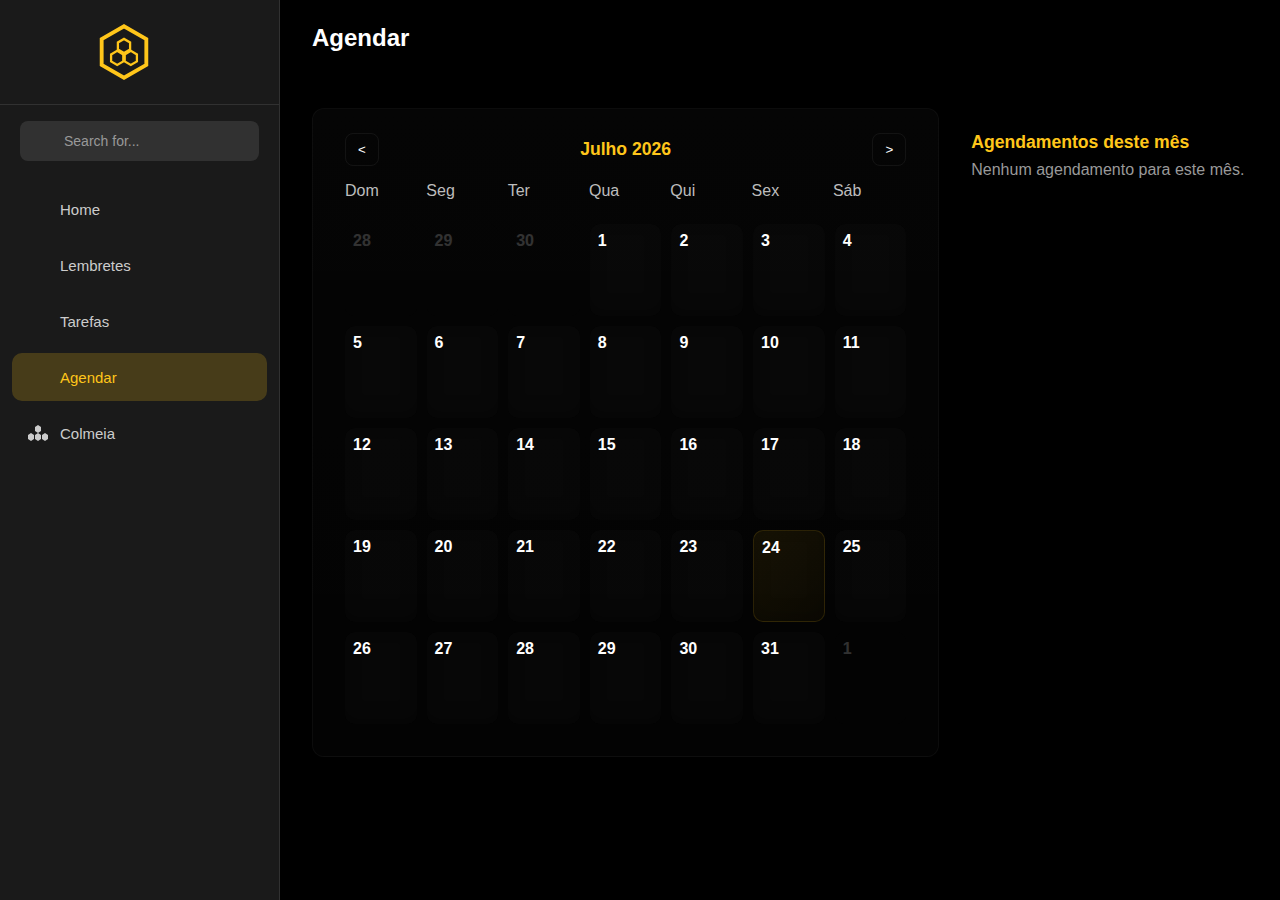
<file: agendar.html>
<!DOCTYPE html>
<html lang="en">
<head>
    <meta charset="UTF-8">
    <meta name="viewport" content="width=device-width, initial-scale=1.0">
    <title>Agendar</title>
    <link rel="stylesheet" href="https://cdnjs.cloudflare.com/ajax/libs/font-awesome/6.5.1/css/all.min.css"
        integrity="sha512-DTOQO9RWCH3ppGqcWaEA1BIZOC6xxalwEsw9c2QQeAIftl+Vegovlnee1c9QX4TctnWMn13TZye+giMm8e2LwA=="
        crossorigin="anonymous" referrerpolicy="no-referrer">
    <link rel="stylesheet" href="agendar.css">
</head>
<body>
    <div class="dashboard-container">
        <!-- Sidebar -->
        <aside class="sidebar" id="sidebar">
            <div class="sidebar-header">
                <div class="logo-container">
                    <div class="logo-icon">
                        <img src="IMG/logo.svg" alt="pollen-logo">
                    </div>

                </div>
                <button class="toggle-btn" id="toggleBtn">
                    <i class="fas fa-chevron-left"></i>
                </button>
            </div>

            <div class="search-container">
                <i class="fas fa-search search-icon"></i>
                <input type="text" class="search-input" placeholder="Search for...">
            </div>

            <nav class="sidebar-nav">
                <a href="home.html" class="nav-item active">
                    <i class="fas fa-home nav-icon"></i>
                    <span class="nav-text">Home</span>
                </a>
                <a href="lembrete.html" class="nav-item">
                    <i class="fas fa-sticky-note nav-icon"></i>
                    <span class="nav-text">Lembretes</span>
                </a>
                <a href="tarefas.html" class="nav-item">
                    <i class="fas fa-tasks nav-icon"></i>
                    <span class="nav-text">Tarefas</span>
                </a>
                <a href="agendar.html" class="nav-item">
                    <i class="fas fa-calendar nav-icon"></i>
                    <span class="nav-text">Agendar</span>
                </a>
                <a href="colmeia.html" class="nav-item dropdown-item">
                    <div class="nav-icon-container">
                        <svg class="nav-icon pollen-icon" viewBox="0 0 100 100" xmlns="http://www.w3.org/2000/svg">
                            <path d="M50 10 L65 20 L65 40 L50 50 L35 40 L35 20 Z" fill="currentColor" />
                            <path d="M50 50 L65 60 L65 80 L50 90 L35 80 L35 60 Z" fill="currentColor" />
                            <path d="M15 50 L30 60 L30 80 L15 90 L0 80 L0 60 Z" fill="currentColor" />
                            <path d="M85 50 L100 60 L100 80 L85 90 L70 80 L70 60 Z" fill="currentColor" />
                        </svg>
                    </div>
                    <span class="nav-text">Colmeia</span>
                    <i class="fas fa-chevron-down dropdown-arrow"></i>
                </a>
            </nav>
        </aside>
            <!-- Main content (Calendário) -->
            <main class="main-content">
                <header class="main-header">
                    <h1>Agendar</h1>
                </header>

                <section class="calendar-area">
                    <div class="calendar" id="calendar">
                        <div class="calendar-header">
                            <button id="prevMonth" class="month-btn">&lt;</button>
                            <div class="month-year" id="monthYear"></div>
                            <button id="nextMonth" class="month-btn">&gt;</button>
                        </div>
                        <div class="weekdays">
                            <div>Dom</div>
                            <div>Seg</div>
                            <div>Ter</div>
                            <div>Qua</div>
                            <div>Qui</div>
                            <div>Sex</div>
                            <div>Sáb</div>
                        </div>
                        <div class="calendar-grid" id="calendarGrid"></div>
                    </div>
                    <!-- Lista de agendamentos para o mês atual -->
                    <div id="eventsList" class="events-list"></div>
                </section>

                <!-- Modal para adicionar/agendar evento -->
                <div class="modal-overlay" id="modalOverlay" aria-hidden="true">
                    <div class="modal" role="dialog" aria-modal="true" aria-labelledby="modalTitle">
                        <h2 id="modalTitle">Adicionar agendamento</h2>
                        <form id="eventForm">
                            <input type="hidden" id="eventDate" />
                            <label>Título</label>
                            <input type="text" id="eventTitle" placeholder="Ex: Consulta" required />
                            <label>Descrição</label>
                            <textarea id="eventBody" placeholder="Detalhes..." rows="4"></textarea>
                            <div class="modal-actions">
                                <button type="button" id="deleteEvent" class="btn secondary">Excluir</button>
                                <div>
                                    <button type="button" id="cancelBtn" class="btn ghost">Cancelar</button>
                                    <button type="submit" class="btn primary">Salvar</button>
                                </div>
                            </div>
                        </form>
                    </div>
                </div>
            </main>
        </div>

        <script src="slidebar.js"></script>
        <script src="calendario-agendar.js"></script>
</body>
</html>
</file>
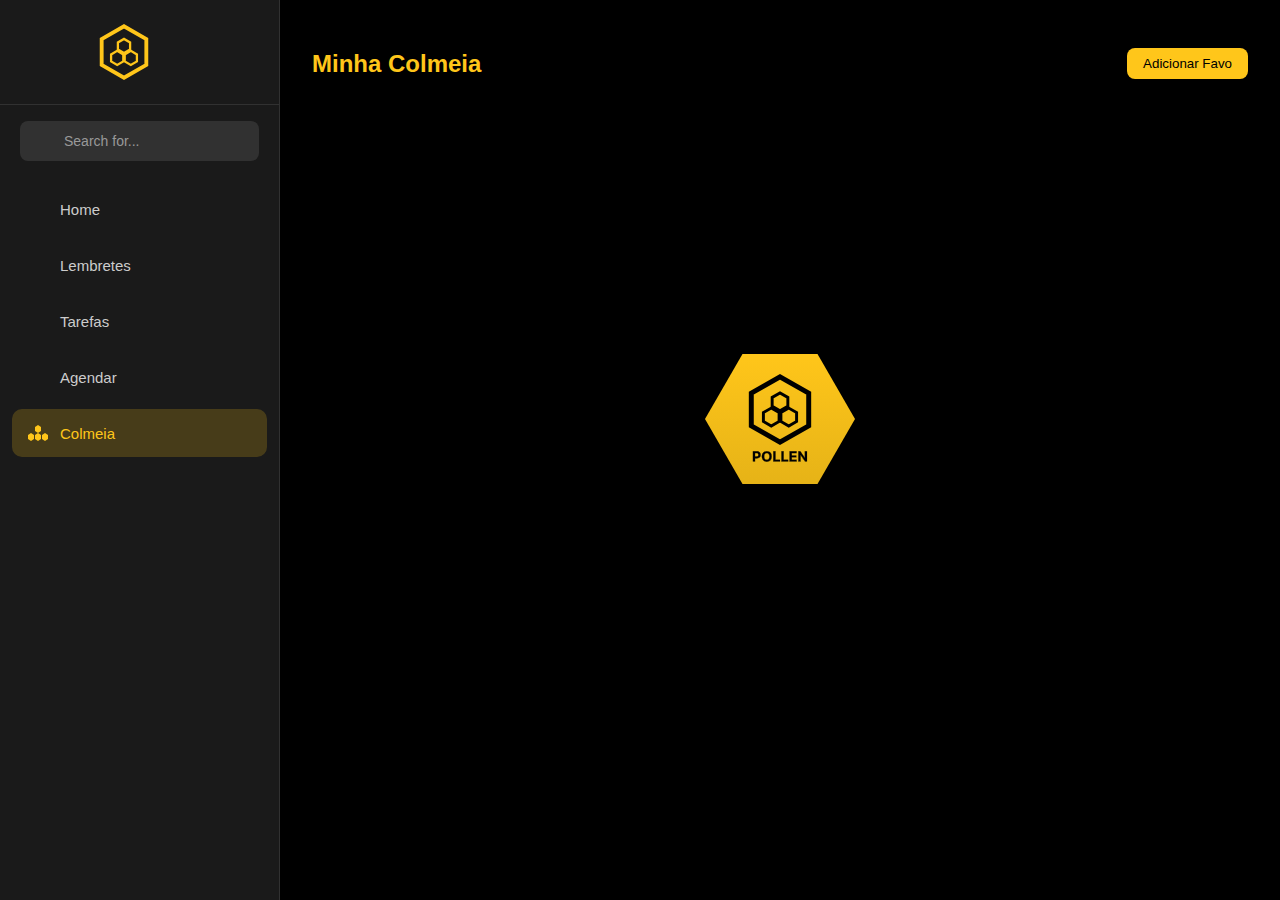
<file: colmeia.html>
<!DOCTYPE html>
<html lang="en">

<head>
    <meta charset="UTF-8">
    <meta name="viewport" content="width=device-width, initial-scale=1.0">
    <title>Colmeia</title>
    <link rel="stylesheet" href="https://cdnjs.cloudflare.com/ajax/libs/font-awesome/6.5.1/css/all.min.css"
        integrity="sha512-DTOQO9RWCH3ppGqcWaEA1BIZOC6xxalwEsw9c2QQeAIftl+Vegovlnee1c9QX4TctnWMn13TZye+giMm8e2LwA=="
        crossorigin="anonymous" referrerpolicy="no-referrer">
    <link rel="stylesheet" href="colmeia.css">
</head>

<body>
    <div class="dashboard-container">
        <!-- Sidebar -->
        <aside class="sidebar" id="sidebar">
            <div class="sidebar-header">
                <div class="logo-container">
                    <div class="logo-icon">
                        <img src="IMG/logo.svg" alt="pollen-logo">
                    </div>

                </div>
                <button class="toggle-btn" id="toggleBtn">
                    <i class="fas fa-chevron-left"></i>
                </button>
            </div>

            <div class="search-container">
                <i class="fas fa-search search-icon"></i>
                <input type="text" class="search-input" placeholder="Search for...">
            </div>

            <nav class="sidebar-nav">
                <a href="#" class="nav-item active">
                    <i class="fas fa-home nav-icon"></i>
                    <span class="nav-text">Home</span>
                </a>
                <a href="lembrete.html" class="nav-item">
                    <i class="fas fa-sticky-note nav-icon"></i>
                    <span class="nav-text">Lembretes</span>
                </a>
                <a href="tarefas.html" class="nav-item">
                    <i class="fas fa-tasks nav-icon"></i>
                    <span class="nav-text">Tarefas</span>
                </a>
                <a href="agendar.html" class="nav-item">
                    <i class="fas fa-calendar nav-icon"></i>
                    <span class="nav-text">Agendar</span>
                </a>
                <a href="colmeia.html" class="nav-item dropdown-item">
                    <div class="nav-icon-container">
                        <svg class="nav-icon pollen-icon" viewBox="0 0 100 100" xmlns="http://www.w3.org/2000/svg">
                            <path d="M50 10 L65 20 L65 40 L50 50 L35 40 L35 20 Z" fill="currentColor" />
                            <path d="M50 50 L65 60 L65 80 L50 90 L35 80 L35 60 Z" fill="currentColor" />
                            <path d="M15 50 L30 60 L30 80 L15 90 L0 80 L0 60 Z" fill="currentColor" />
                            <path d="M85 50 L100 60 L100 80 L85 90 L70 80 L70 60 Z" fill="currentColor" />
                        </svg>
                    </div>
                    <span class="nav-text">Colmeia</span>
                    <i class="fas fa-chevron-down dropdown-arrow"></i>
                </a>
            </nav>
        </aside>
        <main class="main-content">
            <!-- Hive Section -->
            <section class="hive-area">
                <div class="hive-header">
                    <h2>Minha Colmeia</h2>
                    <div class="hive-actions">
                        <button id="addFavoBtn" class="btn add-favo">Adicionar Favo</button>
                    </div>
                </div>

                <!-- favo central decorativo (sempre visível, não faz parte dos favos salvo) -->
                <div class="hive-canvas">
                    <div class="hive-center" aria-hidden="true">
                        <div class="favo center">
                            <img src="IMG/colmeia-logo.svg" alt="logo" />
                        </div>
                    </div>

                    <div id="hiveGrid" class="hive-grid" aria-live="polite">
                        <!-- Favos do usuário serão renderizados aqui pelo JS -->
                    </div>
                </div>
            </section>

            <!-- Modal para adicionar Favo -->
            <div id="favoModal" class="modal-overlay" aria-hidden="true">
                <div class="modal" role="dialog" aria-modal="true" aria-labelledby="favoModalTitle">
                    <h3 id="favoModalTitle">Adicionar Favo</h3>
                    <form id="favoForm">
                        <label for="favoTitle">Título</label>
                        <input id="favoTitle" name="title" type="text" maxlength="100" required />

                        <label for="favoBody">Corpo</label>
                        <textarea id="favoBody" name="body" rows="4" maxlength="1000"></textarea>

                        <div class="modal-actions">
                            <button type="button" id="cancelFavo" class="btn ghost">Cancelar</button>
                            <button type="submit" class="btn primary">Adicionar</button>
                        </div>
                    </form>
                </div>
            </div>

            <!-- Modal de visualização do favo -->
            <div id="favoViewModal" class="modal-overlay" aria-hidden="true">
                <div class="modal" role="dialog" aria-modal="true" aria-labelledby="favoViewTitle">
                    <h3 id="favoViewTitle">Título do Favo</h3>
                    <div id="favoViewBody" class="favo-body" style="margin-top:0.5rem;color:#ddd;"></div>
                    <div class="modal-actions" style="margin-top:1rem;">
                        <button type="button" id="closeViewBtn" class="btn ghost">Fechar</button>
                        <button type="button" id="editViewBtn" class="btn">Editar</button>
                        <button type="button" id="deleteViewBtn" class="btn"
                            style="background:#ff6b6b;color:#fff;border:none;">Excluir</button>
                    </div>
                </div>
            </div>
        </main>
    </div>
    <script src="slidebar.js"></script>
    <script src="colmeia.js"></script>
</body>

</html>
</file>
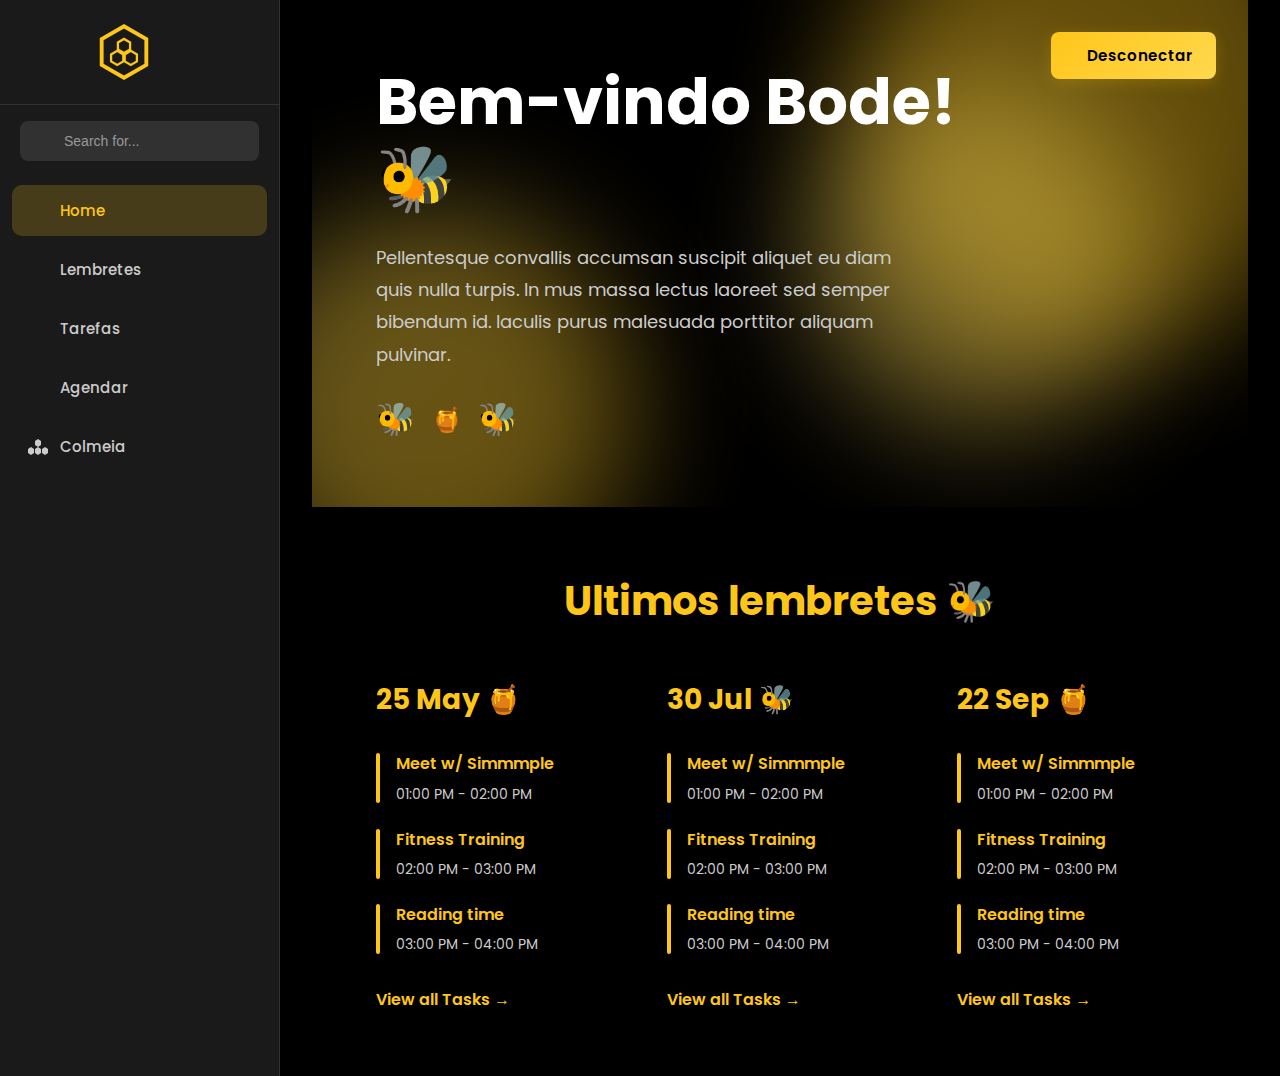
<file: home.html>
<!DOCTYPE html>
<html lang="pt-BR">
<head>
    <meta charset="UTF-8">
    <meta name="viewport" content="width=device-width, initial-scale=1.0">
    <title>Dashboard - POLLEN</title>
    <link rel="stylesheet" href="home.css">
    <link rel="stylesheet" href="https://cdnjs.cloudflare.com/ajax/libs/font-awesome/6.5.1/css/all.min.css"
    integrity="sha512-DTOQO9RWCH3ppGqcWaEA1BIZOC6xxalwEsw9c2QQeAIftl+Vegovlnee1c9QX4TctnWMn13TZye+giMm8e2LwA=="
    crossorigin="anonymous"
    referrerpolicy="no-referrer">
    <link rel="preconnect" href="https://fonts.googleapis.com" />
    <link rel="preconnect" href="https://fonts.gstatic.com" crossorigin />
    <link
      href="https://fonts.googleapis.com/css2?family=Poppins:wght@400;500;600;700&display=swap"
      rel="stylesheet"
    />
</head>
<body>
    <div class="dashboard-container">
        <!-- Sidebar -->
        <aside class="sidebar" id="sidebar">
            <div class="sidebar-header">
                <div class="logo-container">
                    <div class="logo-icon">
                        <img src="IMG/logo.svg" alt="pollen-logo">
                    </div>
                   
                </div>
                <button class="toggle-btn" id="toggleBtn">
                    <i class="fas fa-chevron-left"></i>
                </button>
            </div>

            <div class="search-container">
                <i class="fas fa-search search-icon"></i>
                <input type="text" class="search-input" placeholder="Search for...">
            </div>

            <nav class="sidebar-nav">
                <a href="#" class="nav-item active">
                    <i class="fas fa-home nav-icon"></i>
                    <span class="nav-text">Home</span>
                </a>
                <a href="lembrete.html" class="nav-item">
                    <i class="fas fa-sticky-note nav-icon"></i>
                    <span class="nav-text">Lembretes</span>
                </a>
                <a href="tarefas.html" class="nav-item">
                    <i class="fas fa-tasks nav-icon"></i>
                    <span class="nav-text">Tarefas</span>
                </a>
                <a href="agendar.html" class="nav-item">
                    <i class="fas fa-calendar nav-icon"></i>
                    <span class="nav-text">Agendar</span>
                </a>
                <a href="colmeia.html" class="nav-item dropdown-item">
                    <div class="nav-icon-container">
                        <svg class="nav-icon pollen-icon" viewBox="0 0 100 100" xmlns="http://www.w3.org/2000/svg">
                            <path d="M50 10 L65 20 L65 40 L50 50 L35 40 L35 20 Z" fill="currentColor"/>
                            <path d="M50 50 L65 60 L65 80 L50 90 L35 80 L35 60 Z" fill="currentColor"/>
                            <path d="M15 50 L30 60 L30 80 L15 90 L0 80 L0 60 Z" fill="currentColor"/>
                            <path d="M85 50 L100 60 L100 80 L85 90 L70 80 L70 60 Z" fill="currentColor"/>
                        </svg>
                    </div>
                    <span class="nav-text">Colmeia</span>
                    <i class="fas fa-chevron-down dropdown-arrow"></i>
                </a>
            </nav>
        </aside>

        <!-- Carrosel -->
        <main class="main-content" id="mainContent">
            <div class="welcome-section">
                <!-- Botão de Desconexão Flutuante -->
                <button class="logout-btn" onclick="desconectar()">
                    <i class="fas fa-sign-out-alt"></i>
                    Desconectar
                </button>

                <!-- Formas animadas de fundo -->
                <div class="animated-shapes">
                    <div class="shape shape-1"></div>
                    <div class="shape shape-2"></div>
                    <div class="shape shape-3"></div>
                </div>
                
                <!-- Conteúdo -->
                <div class="welcome-content">
                    <h1 class="welcome-title">Bem-vindo <span id="userName">Bode</span>! 🐝</h1>
                    <p class="welcome-text">
                        Pellentesque convallis accumsan suscipit aliquet eu diam quis nulla turpis. 
                        In mus massa lectus laoreet sed semper bibendum id. laculis purus malesuada 
                        porttitor aliquam pulvinar.
                    </p>
                    <div class="welcome-icons">
                        <span style="font-size: 2rem; margin-right: 1rem; animation: float 3s ease-in-out infinite;">🐝</span>
                        <span style="font-size: 1.5rem; margin-right: 1rem; animation: float 3.5s ease-in-out infinite; animation-delay: 0.5s;">🍯</span>
                        <span style="font-size: 2rem; animation: float 4s ease-in-out infinite; animation-delay: 1s;">🐝</span>
                    </div>
                </div>
            </div>

           

            <!-- Últimos Lembretes -->
            <div class="reminders-section">
                <h2 class="reminders-title">Ultimos lembretes 🐝</h2>
                <div class="reminders-container">
                    <!-- Coluna 1 -->
                    <div class="reminders-column">
                        <div class="reminders-date">25 May 🍯</div>
                        <div class="reminders-list">
                            <div class="reminder-item">
                                <div class="reminder-line"></div>
                                <div class="reminder-content">
                                    <div class="reminder-name">Meet w/ Simmmple</div>
                                    <div class="reminder-time">01:00 PM - 02:00 PM</div>
                                </div>
                            </div>
                            <div class="reminder-item">
                                <div class="reminder-line"></div>
                                <div class="reminder-content">
                                    <div class="reminder-name">Fitness Training</div>
                                    <div class="reminder-time">02:00 PM - 03:00 PM</div>
                                </div>
                            </div>
                            <div class="reminder-item">
                                <div class="reminder-line"></div>
                                <div class="reminder-content">
                                    <div class="reminder-name">Reading time</div>
                                    <div class="reminder-time">03:00 PM - 04:00 PM</div>
                                </div>
                            </div>
                        </div>
                        <a href="#" class="view-all-link">View all Tasks →</a>
                    </div>

                    <!-- Coluna 2 -->
                    <div class="reminders-column">
                        <div class="reminders-date">30 Jul 🐝</div>
                        <div class="reminders-list">
                            <div class="reminder-item">
                                <div class="reminder-line"></div>
                                <div class="reminder-content">
                                    <div class="reminder-name">Meet w/ Simmmple</div>
                                    <div class="reminder-time">01:00 PM - 02:00 PM</div>
                                </div>
                            </div>
                            <div class="reminder-item">
                                <div class="reminder-line"></div>
                                <div class="reminder-content">
                                    <div class="reminder-name">Fitness Training</div>
                                    <div class="reminder-time">02:00 PM - 03:00 PM</div>
                                </div>
                            </div>
                            <div class="reminder-item">
                                <div class="reminder-line"></div>
                                <div class="reminder-content">
                                    <div class="reminder-name">Reading time</div>
                                    <div class="reminder-time">03:00 PM - 04:00 PM</div>
                                </div>
                            </div>
                        </div>
                        <a href="#" class="view-all-link">View all Tasks →</a>
                    </div>

                    <!-- Coluna 3 -->
                    <div class="reminders-column">
                        <div class="reminders-date">22 Sep 🍯</div>
                        <div class="reminders-list">
                            <div class="reminder-item">
                                <div class="reminder-line"></div>
                                <div class="reminder-content">
                                    <div class="reminder-name">Meet w/ Simmmple</div>
                                    <div class="reminder-time">01:00 PM - 02:00 PM</div>
                                </div>
                            </div>
                            <div class="reminder-item">
                                <div class="reminder-line"></div>
                                <div class="reminder-content">
                                    <div class="reminder-name">Fitness Training</div>
                                    <div class="reminder-time">02:00 PM - 03:00 PM</div>
                                </div>
                            </div>
                            <div class="reminder-item">
                                <div class="reminder-line"></div>
                                <div class="reminder-content">
                                    <div class="reminder-name">Reading time</div>
                                    <div class="reminder-time">03:00 PM - 04:00 PM</div>
                                </div>
                            </div>
                        </div>
                        <a href="#" class="view-all-link">View all Tasks →</a>
                    </div>
                </div>
            </div>
        </main>
    </div>

</script>
        <script src="slidebar.js"></script>
        <script>
            function desconectar() {
                // Limpar dados do localStorage
                localStorage.removeItem('pollen_user_name');
                localStorage.removeItem('pollen_user_email');
                localStorage.removeItem('pollen_user_id');
                
                // Redirecionar para index.html
                window.location.href = 'index.html';
            }

            (function() {
                try {
                    const nome = localStorage.getItem('pollen_user_name');
                    if (nome) {
                        const el = document.getElementById('userName');
                        if (el) el.textContent = nome;
                    }
                } catch (e) {
                    console.warn('Erro ao recuperar nome do localStorage:', e);
                }
            })();
        </script>
</body>
</html>
</file>
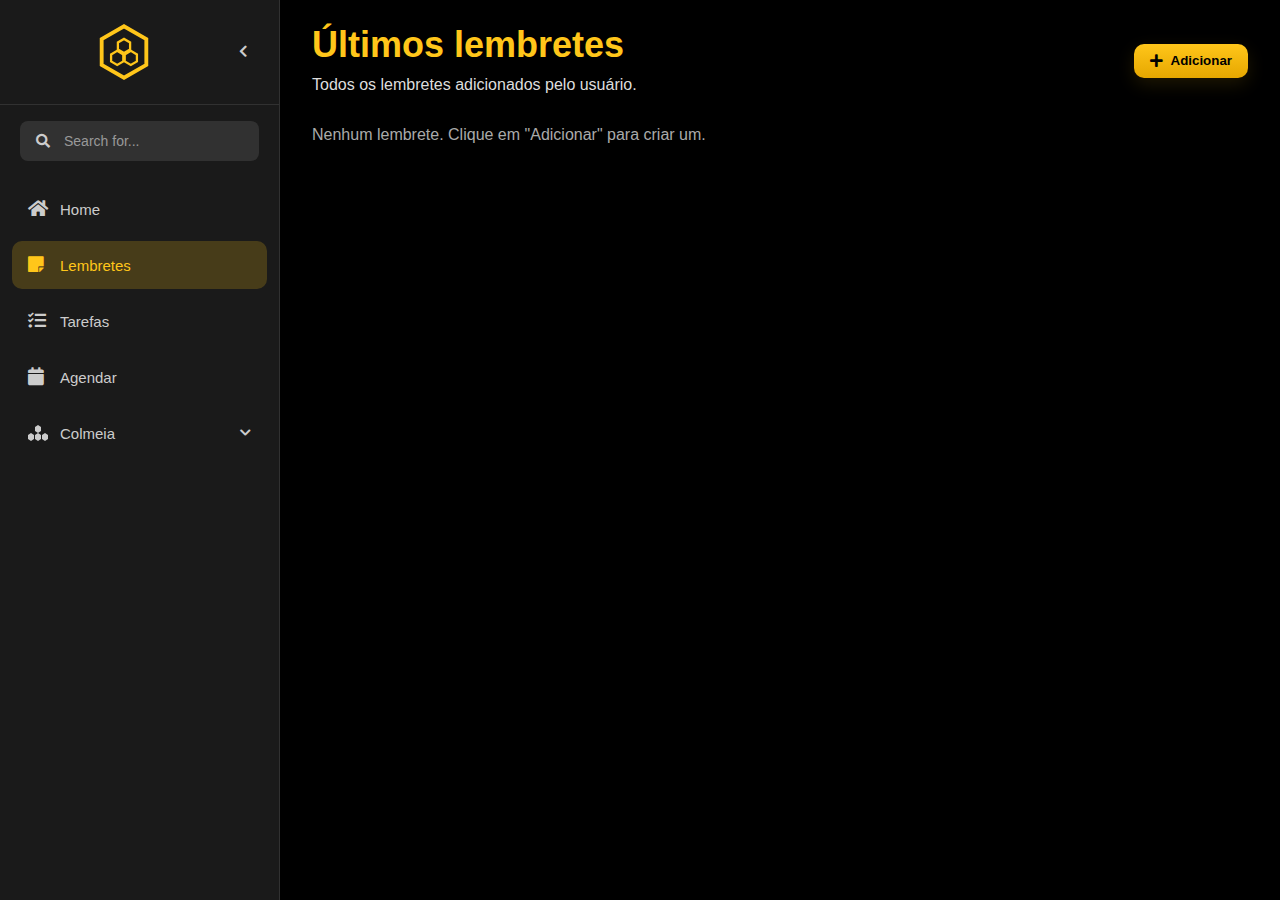
<file: lembrete.html>
<!DOCTYPE html>
<html lang="en">

<head>
    <meta charset="UTF-8">
    <meta name="viewport" content="width=device-width, initial-scale=1.0">
    <title>Lembretes</title>
    <link rel="stylesheet" href="lembrete.css">
    <link rel="stylesheet" href="https://cdnjs.cloudflare.com/ajax/libs/font-awesome/5.15.3/css/all.min.css">
</head>

<body>
    <div class="dashboard-container">
        <!-- Sidebar -->
        <aside class="sidebar" id="sidebar">
            <div class="sidebar-header">
                <div class="logo-container">
                    <div class="logo-icon">
                        <img src="IMG/logo.svg" alt="pollen-logo">
                    </div>

                </div>
                <button class="toggle-btn" id="toggleBtn">
                    <i class="fas fa-chevron-left"></i>
                </button>
            </div>

            <div class="search-container">
                <i class="fas fa-search search-icon"></i>
                <input type="text" class="search-input" placeholder="Search for...">
            </div>

            <nav class="sidebar-nav">
                <a href="home.html" class="nav-item active">
                    <i class="fas fa-home nav-icon"></i>
                    <span class="nav-text">Home</span>
                </a>
                <a href="lembrete.html" class="nav-item">
                    <i class="fas fa-sticky-note nav-icon"></i>
                    <span class="nav-text">Lembretes</span>
                </a>
                <a href="tarefas.html" class="nav-item">
                    <i class="fas fa-tasks nav-icon"></i>
                    <span class="nav-text">Tarefas</span>
                </a>
                <a href="agendar.html" class="nav-item">
                    <i class="fas fa-calendar nav-icon"></i>
                    <span class="nav-text">Agendar</span>
                </a>
                <a href="colmeia.html" class="nav-item dropdown-item">
                    <div class="nav-icon-container">
                        <svg class="nav-icon pollen-icon" viewBox="0 0 100 100" xmlns="http://www.w3.org/2000/svg">
                            <path d="M50 10 L65 20 L65 40 L50 50 L35 40 L35 20 Z" fill="currentColor" />
                            <path d="M50 50 L65 60 L65 80 L50 90 L35 80 L35 60 Z" fill="currentColor" />
                            <path d="M15 50 L30 60 L30 80 L15 90 L0 80 L0 60 Z" fill="currentColor" />
                            <path d="M85 50 L100 60 L100 80 L85 90 L70 80 L70 60 Z" fill="currentColor" />
                        </svg>
                    </div>
                    <span class="nav-text">Colmeia</span>
                    <i class="fas fa-chevron-down dropdown-arrow"></i>
                </a>
            </nav>
        </aside>

        <!-- Main Content -->
        <main class="main-content">
            <div class="page-header">
                <div>
                    <h1>Últimos lembretes</h1>
                    <p>Todos os lembretes adicionados pelo usuário.</p>
                </div>
                <div class="header-actions">
                    <button id="addReminderBtn" class="btn-add"><i class="fas fa-plus"></i> Adicionar</button>
                </div>
            </div>

            <section id="remindersSection" class="reminders-section">
                <div id="remindersGrid" class="reminders-grid">
                    <!-- Reminders serão renderizados aqui via JavaScript -->
                </div>
            </section>

            <!-- Modal/Form para adicionar lembrete -->
            <div id="reminderModal" class="modal" aria-hidden="true">
                <div class="modal-content">
                    <header class="modal-header">
                        <h2>Adicionar lembrete</h2>
                        <button id="closeModal" class="modal-close"><i class="fas fa-times"></i></button>
                    </header>
                    <form id="reminderForm" class="reminder-form">
                        <label>Título
                            <input type="text" id="r-titulo" placeholder="Ex: Reunião" required>
                        </label>
                        <label>Corpo
                            <input type="text" id="r-corpo" placeholder="Descrição do lembrete">
                        </label>
                        <!-- O ID do criador é obtido automaticamente do usuário logado -->
                        <label>Data início
                            <input type="date" id="r-dataInicio" required>
                        </label>
                        <label>Data término
                            <input type="date" id="r-dataTermino">
                        </label>
                        <div class="modal-actions">
                            <button type="submit" class="btn-save">Salvar</button>
                            <button type="button" id="cancelBtn" class="btn-cancel">Cancelar</button>
                        </div>
                    </form>
                </div>
            </div>
            
        </main>

        
    </div>
    <script src="server.lembretes.js"></script>
    <script src="slidebar.js"></script>
    <script>
        // Uso da API real (GET/POST/DELETE) definida em server.lembretes.js
        const API_BASE = window.LembretesAPI && window.LembretesAPI.baseUrl ? window.LembretesAPI.baseUrl : 'https://daccf75f6eef.ngrok-free.app/lembretes';

        const LS_KEY = 'pollen_reminders';

        function formatDateKey(dateStr){
            if(!dateStr) return '';
            const d = new Date(dateStr + 'T00:00:00');
            return d.toISOString().slice(0,10);
        }
        function formatDateLabel(dateStr){
            if(!dateStr) return '';
            const d = new Date(dateStr + 'T00:00:00');
            return d.toLocaleDateString('pt-BR', { day: '2-digit', month: 'short' });
        }

        // A lógica de cache/sync foi movida para `server.lembretes.js`.
        // Use as funções expostas em `window.LembretesAPI`:
        // - getAllMerged() -> retorna lista mesclada (servidor + pendentes locais)
        // - createWithFallback(rem) -> tenta criar no servidor; se falhar salva localmente
        // - removeWithFallback(id) -> remove local ou servidor conforme necessário
        // - syncLocalUnsynced() -> tenta enviar pendentes ao servidor

        // Rendering helpers
        function renderList(list){
            const grid = document.getElementById('remindersGrid');
            grid.innerHTML = '';
            if(!list || list.length === 0){ grid.innerHTML = '<p style="color:#aaa;">Nenhum lembrete. Clique em "Adicionar" para criar um.</p>'; return; }

            // Agrupa por dataInicio
            const groups = {};
            list.slice().sort((a,b)=> (a.dataInicio||'').localeCompare(b.dataInicio||'') || (a.titulo||'').localeCompare(b.titulo||'')).forEach(r=>{
                const key = formatDateKey(r.dataInicio || r.dataTermino || '');
                if(!groups[key]) groups[key] = [];
                groups[key].push(r);
            });

            Object.keys(groups).forEach(key => {
                const card = document.createElement('div');
                card.className = 'reminder-card';
                const dateLabel = key ? formatDateLabel(key) : 'Sem data';
                const title = document.createElement('div');
                title.className = 'date-title';
                title.textContent = dateLabel;
                card.appendChild(title);

                groups[key].forEach(item => {
                    const it = document.createElement('div');
                    it.className = 'reminder-item';

                    const time = document.createElement('div');
                    time.className = 'time';
                    time.textContent = (item.dataInicio || '') + (item.dataTermino ? ' → '+item.dataTermino : '');

                    const info = document.createElement('div');
                    const t = document.createElement('div');
                    t.className = 'title';
                    t.textContent = item.titulo || '';
                    const d = document.createElement('div');
                    d.className = 'desc';
                    d.textContent = item.corpo || '';

                    info.appendChild(t);
                    info.appendChild(d);

                    const actions = document.createElement('div');
                    actions.style.marginLeft = 'auto';
                    actions.style.display = 'flex';
                    actions.style.alignItems = 'center';

                    const delBtn = document.createElement('button');
                    delBtn.innerHTML = '<i class="fas fa-trash"></i>';
                    delBtn.title = 'Remover';
                    delBtn.style.background = 'transparent';
                    delBtn.style.border = 'none';
                    delBtn.style.color = '#ff8080';
                    delBtn.style.cursor = 'pointer';
                    delBtn.onclick = async ()=>{
                        const id = item._id || item.id || item._tmpId;
                        if(!id){ alert('Não foi possível remover: id ausente'); return; }
                        try{
                            const ok = await window.LembretesAPI.removeWithFallback(id);
                            if(ok) await renderReminders(); else alert('Erro ao remover lembrete.');
                        }catch(e){ console.error('Erro em removeWithFallback', e); alert('Erro ao remover lembrete.'); }
                    };

                    actions.appendChild(delBtn);

                    it.appendChild(time);
                    it.appendChild(info);
                    it.appendChild(actions);
                    card.appendChild(it);
                });

                grid.appendChild(card);
            });
        }

        // Renderiza a lista usando API centralizada (server.lembretes.js)
        async function renderReminders(){
            try{
                const merged = await window.LembretesAPI.getAllMerged();
                renderList(merged || []);
            }catch(e){
                console.error('Erro ao renderizar lembretes via LembretesAPI:', e);
                // fallback: tenta renderizar cache local se disponível
                try{ const cached = (window.LembretesAPI && window.LembretesAPI.getCached) ? window.LembretesAPI.getCached() : []; renderList(cached); }catch(err){ renderList([]); }
            }
        }

        // Modal controls
        const addBtn = document.getElementById('addReminderBtn');
        const modal = document.getElementById('reminderModal');
        const closeModalBtn = document.getElementById('closeModal');
        const cancelBtn = document.getElementById('cancelBtn');
        const form = document.getElementById('reminderForm');

        addBtn.addEventListener('click', ()=>{
            modal.setAttribute('aria-hidden','false');
            form.reset();
            const hoje = new Date().toISOString().slice(0,10);
            document.getElementById('r-dataInicio').value = hoje;
            document.getElementById('r-dataTermino').value = hoje;
        });
        closeModalBtn.addEventListener('click', ()=> modal.setAttribute('aria-hidden','true'));
        cancelBtn.addEventListener('click', ()=> modal.setAttribute('aria-hidden','true'));

        form.addEventListener('submit', async (e)=>{
            e.preventDefault();
            // Determina o idCriador a partir do usuário logado (localStorage ou função disponível)
            let idCriador = 0;
            try{
                if(typeof window.getCurrentUser === 'function'){
                    const u = window.getCurrentUser();
                    idCriador = Number(u && u.userId) || 0;
                }
            }catch(e){ /* ignore */ }
            if(!idCriador){
                try{ idCriador = Number(localStorage.getItem('pollen_user_id')) || 0; }catch(e){ idCriador = 0; }
            }

            const rem = {
                titulo: document.getElementById('r-titulo').value,
                corpo: document.getElementById('r-corpo').value,
                idCriador: idCriador,
                dataInicio: document.getElementById('r-dataInicio').value,
                dataTermino: document.getElementById('r-dataTermino').value || document.getElementById('r-dataInicio').value
            };

            // Use API centralizada (tenta criar no servidor e faz fallback local automaticamente)
            try{
                const created = await window.LembretesAPI.createWithFallback(rem);
                console.debug('createWithFallback result=', created);
                await renderReminders();
                modal.setAttribute('aria-hidden','true');
            }catch(err){
                console.error('Erro ao criar lembrete via LembretesAPI:', err);
                alert('Erro ao salvar lembrete: '+ (err && err.message ? err.message : err));
            }
        });

        // inicializa
        document.addEventListener('DOMContentLoaded', async ()=>{
            console.debug('DOMContentLoaded: loading reminders and trying sync');
            await renderReminders();
            try{ await window.LembretesAPI.syncLocalUnsynced(); console.debug('syncLocalUnsynced on load finished'); }catch(e){ console.warn('syncLocalUnsynced on load failed', e); }
        });

        // quando o navegador ficar online, tenta sincronizar
        window.addEventListener('online', async ()=>{
            console.debug('navigator online: attempting syncLocalUnsynced');
            try{ await window.LembretesAPI.syncLocalUnsynced(); console.debug('syncLocalUnsynced on online finished'); await renderReminders(); }catch(e){ console.warn('sync on online failed', e); }
        });
    </script>
</body>

</html>
</file>
<file: agendar.css>
* {
    margin: 0;
    padding: 0;
    box-sizing: border-box;
}

body {
    font-family: 'Poppins', sans-serif;
    background: #000000;
    overflow-x: hidden;
    overflow-y: auto;
    color: #ffffff;
}

.dashboard-container {
    display: flex;
    min-height: 100vh;
    width: 100vw;
}

/* Sidebar Styles */
.sidebar {
    width: 280px;
    background: #1a1a1a;
    display: flex;
    flex-direction: column;
    transition: width 0.3s ease;
    box-shadow: 2px 0 10px rgba(0, 0, 0, 0.05);
    position: relative;
    z-index: 1000;
    border-right: 1px solid rgba(255, 255, 255, 0.1);
}

.sidebar.collapsed {
    width: 80px;
}

.sidebar-header {
    display: flex;
    align-items: center;
    justify-content: space-between;
    padding: 1.5rem 1.25rem;
    border-bottom: 1px solid rgba(255, 255, 255, 0.1);
    transition: all 0.3s ease;
    position: relative;
}

.sidebar.collapsed .sidebar-header {
    justify-content: center;
    padding: 1.5rem 0.5rem;
    position: relative;
}

.logo-container {
    display: flex;
    align-items: center;
    justify-content: flex-start;
    gap: 0.75rem;
    flex: 1;
}

.sidebar.collapsed .logo-container {
    justify-content: center;
    width: 100%;
    flex: 0;
}

.logo-icon {
    width: 56px;
    height: 56px;
    color: #FFC61A;
    display: flex;
    align-items: center;
    justify-content: center;
    flex-shrink: 0;
    margin: 0 auto;
}

.sidebar.collapsed .logo-icon {
    width: 48px;
    height: 48px;
}

.logo-icon img {
    width: 100%;
    height: 100%;
    object-fit: contain;
}

.logo-icon svg {
    width: 100%;
    height: 100%;
}

.logo-text {
    font-size: 1.25rem;
    font-weight: 700;
    color: #FFC61A;
    letter-spacing: 0.5px;
    transition: opacity 0.3s ease;
}

.sidebar.collapsed .logo-text {
    opacity: 0;
    width: 0;
    overflow: hidden;
}

.toggle-btn {
    background: none;
    border: none;
    color: #cccccc;
    cursor: pointer;
    padding: 0.5rem;
    border-radius: 6px;
    transition: all 0.3s ease;
    display: flex;
    align-items: center;
    justify-content: center;
    width: 32px;
    height: 32px;
    flex-shrink: 0;
}

.sidebar.collapsed .toggle-btn {
    position: absolute;
    right: -16px;
    top: 1.5rem;
    background: #1a1a1a;
    box-shadow: 0 2px 8px rgba(0, 0, 0, 0.15);
    border: 1px solid rgba(255, 255, 255, 0.1);
    z-index: 1001;
    width: 32px;
    height: 32px;
    display: flex;
    align-items: center;
    justify-content: center;
}

.sidebar:not(.collapsed) .toggle-btn {
    position: static;
}

.toggle-btn:hover {
    background: rgba(255, 255, 255, 0.1);
    color: #FFC61A;
}

.sidebar.collapsed .toggle-btn i {
    transform: rotate(180deg);
}

/* Search Container */
.search-container {
    position: relative;
    margin: 1rem 1.25rem;
    transition: all 0.3s ease;
}

.search-icon {
    position: absolute;
    left: 1rem;
    top: 50%;
    transform: translateY(-50%);
    color: #cccccc;
    font-size: 0.875rem;
}

.search-input {
    width: 100%;
    padding: 0.75rem 1rem 0.75rem 2.75rem;
    border: none;
    background: rgba(255, 255, 255, 0.1);
    border-radius: 8px;
    font-size: 0.875rem;
    color: #ffffff;
    transition: all 0.3s ease;
}

.search-input:focus {
    outline: none;
    background: rgba(255, 255, 255, 0.15);
}

.search-input::placeholder {
    color: #999;
}

.sidebar.collapsed .search-container {
    opacity: 0;
    height: 0;
    margin: 0;
    overflow: hidden;
}

/* Navigation */
.sidebar-nav {
    flex: 1;
    padding: 0.5rem 0.75rem;
    overflow-y: auto;
    overflow-x: hidden;
    display: flex;
    flex-direction: column;
    align-items: flex-start;
}

.sidebar.collapsed .sidebar-nav {
    padding: 0.5rem 0;
    align-items: center;
    width: 100%;
}

.nav-item {
    display: flex;
    align-items: center;
    padding: 0.875rem 1rem;
    margin-bottom: 0.5rem;
    border-radius: 10px;
    text-decoration: none;
    color: #cccccc;
    transition: all 0.3s ease;
    position: relative;
    white-space: nowrap;
    width: 100%;
    box-sizing: border-box;
}

.nav-item:hover {
    background: rgba(255, 255, 255, 0.1);
}

.sidebar.collapsed .nav-item:hover {
    background: rgba(255, 255, 255, 0.1);
    width: 48px;
    height: 48px;
    border-radius: 12px;
}

.nav-item.active {
    background: rgba(255, 198, 26, 0.2);
    color: #FFC61A;
}

.nav-icon {
    width: 20px;
    height: 20px;
    display: flex;
    align-items: center;
    justify-content: center;
    flex-shrink: 0;
    font-size: 1.125rem;
    color: inherit;
}

.sidebar.collapsed .nav-icon {
    margin: 0;
    display: flex;
    align-items: center;
    justify-content: center;
}

.nav-icon-container {
    width: 20px;
    height: 20px;
    display: flex;
    align-items: center;
    justify-content: center;
    flex-shrink: 0;
}

.sidebar.collapsed .nav-icon-container {
    margin: 0;
    display: flex;
    align-items: center;
    justify-content: center;
}

.pollen-icon {
    width: 20px;
    height: 20px;
    color: inherit;
}

.nav-text {
    margin-left: 0.75rem;
    font-size: 0.9375rem;
    font-weight: 500;
    transition: opacity 0.3s ease;
    flex: 1;
}

.sidebar.collapsed .nav-item .nav-text {
    margin-left: 0;
}

.sidebar.collapsed .nav-text {
    opacity: 0;
    width: 0;
    overflow: hidden;
}

.dropdown-item {
    justify-content: space-between;
}

.sidebar.collapsed .dropdown-item {
    justify-content: center;
}

.dropdown-arrow {
    font-size: 0.75rem;
    margin-left: auto;
    transition: opacity 0.3s ease;
}

.sidebar.collapsed .dropdown-arrow {
    opacity: 0;
    width: 0;
    overflow: hidden;
}

.sidebar.collapsed .nav-item {
    justify-content: center;
    align-items: center;
    padding: 0.875rem;
    width: 48px;
    height: 48px;
    margin: 0 auto;
    margin-bottom: 0.5rem;
}

.sidebar.collapsed .nav-item.active {
    background: rgba(255, 198, 26, 0.2);
    border-radius: 12px;
    width: 48px;
    height: 48px;
    display: flex;
    align-items: center;
    justify-content: center;
    padding: 0.875rem;
    margin: 0 auto;
    margin-bottom: 0.5rem;
}

/* Main Content */
.main-content {
    flex: 1;
    background: #000000;
    overflow-y: auto;
    transition: margin-left 0.3s ease;
    position: relative;
    display: flex;
    flex-direction: column;
    align-items: flex-start;
    justify-content: flex-start;
}


.main-header {
    width: 100%;
    padding: 1.5rem 2rem;
    background: #000000;
    display: flex;
    align-items: center;
    justify-content: space-between;
}

.main-header h1 {
    font-size: 1.5rem;
    font-weight: 700;
    color: #ffffff;
}   

/* Calendar styles */
.calendar-area {
    width: 100%;
    padding: 2rem;
    display: flex;
    flex-direction: row;
    gap: 2rem;
    justify-content: center;
    align-items: flex-start;
}

.calendar {
    width: 720px;
    background: linear-gradient(180deg, rgba(255,255,255,0.02), rgba(255,255,255,0.01));
    border-radius: 12px;
    padding: 1rem;
    box-shadow: 0 8px 24px rgba(0,0,0,0.6);
    border: 1px solid rgba(255,255,255,0.04);
    color: #fff;
    transform-origin: top center;
}

/* Lista de agendamentos abaixo do calendário */
.events-list{
    margin-top: 0;
    padding: 0.5rem 0;
    width: 320px;
    align-self: flex-start;
    position: relative;
}
.events-list h3{
    color: #FFC61A;
    font-size: 1.1rem;
    margin: 0 0 0.5rem 0;
}

/* Mantém a lista visível quando rolar a página */
.events-list{position:sticky; top:2rem}
.events-list-grid{
    display: flex;
    flex-direction: column;
    gap: 0.75rem;
}
.event-card{
    background: #fff;
    color: #111;
    padding: 0.75rem 1rem;
    border-radius: 8px;
    box-shadow: 0 6px 18px rgba(0,0,0,0.06);
    display: flex;
    flex-direction: column;
    gap: 0.5rem;
}
.event-card h4{font-size: 1rem; margin:0}
.event-date{font-size:0.85rem;color:#555;margin:0}
.event-body{font-size:0.9rem;color:#333;margin:0}
.event-actions{display:flex;gap:0.5rem;margin-top:0.5rem}
.btn{padding:0.35rem 0.6rem;border-radius:6px;border:1px solid transparent;cursor:pointer}
.btn-edit{background:#FFC61A;color:#111;border-color:rgba(0,0,0,0.06)}
.btn-delete{background:#fff;color:#d33;border:1px solid rgba(0,0,0,0.06)}

.calendar-header {
    display:flex;
    align-items:center;
    justify-content:space-between;
    gap:1rem;
    padding:0.5rem 1rem;
}

.month-year {
    font-weight:700;
    color:#FFC61A;
    font-size:1.1rem;
    text-align:center;
}

.month-btn{
    background:transparent;
    color:#fff;
    border:1px solid rgba(255,255,255,0.06);
    padding:0.5rem 0.75rem;
    border-radius:8px;
    cursor:pointer;
    transition:all .18s ease;
}
.month-btn:hover{transform:translateY(-3px); color:#FFC61A}

.weekdays{display:grid;grid-template-columns:repeat(7,1fr);gap:8px;padding:0.5rem 1rem;color:#bdbdbd}

.calendar-grid{
    display:grid;
    grid-template-columns:repeat(7,1fr);
    gap:10px;
    padding:1rem;
}

.day-cell{
    min-height:92px;
    background:rgba(255,255,255,0.02);
    border-radius:10px;
    padding:8px;
    box-shadow:inset 0 -6px 16px rgba(0,0,0,0.25);
    position:relative;
    transition:transform .18s ease, box-shadow .18s ease, background .18s ease;
    cursor:pointer;
    overflow:hidden;
}
.day-cell:hover{transform:translateY(-6px); box-shadow:0 12px 30px rgba(0,0,0,0.6)}

.day-number{font-weight:600;color:#fff}
.day-cell.outside{opacity:0.18}

.event-dot{
    width:10px;height:10px;border-radius:50%;position:absolute;right:8px;bottom:8px;background:#FFC61A;box-shadow:0 4px 12px rgba(255,198,26,0.14);
}

.day-cell.has-event{outline:2px solid rgba(255,198,26,0.08)}
.day-cell.today{background: linear-gradient(135deg, rgba(255,198,26,0.08), rgba(255,198,26,0.04));border:1px solid rgba(255,198,26,0.12)}

/* Modal */
.modal-overlay{position:fixed;inset:0;display:none;align-items:center;justify-content:center;background:rgba(0,0,0,0.6);z-index:2000}
.modal-overlay.show{display:flex}
.modal{background:#0f0f0f;border-radius:12px;padding:1rem 1.25rem;max-width:520px;width:100%;box-shadow:0 18px 50px rgba(0,0,0,0.7);border:1px solid rgba(255,255,255,0.04);transform:translateY(-10px);animation:modalIn .18s ease forwards}
@keyframes modalIn{to{transform:none}}
.modal h2{color:#FFC61A;margin-bottom:0.5rem}
.modal label{display:block;margin-top:0.5rem;color:#cfcfcf;font-size:0.9rem}
.modal input[type="text"],.modal textarea{width:100%;padding:0.75rem;border-radius:8px;border:1px solid rgba(255,255,255,0.06);background:transparent;color:#fff;margin-top:6px}
.modal .modal-actions{display:flex;justify-content:space-between;align-items:center;margin-top:12px}
.btn{padding:0.5rem 0.75rem;border-radius:8px;border:none;cursor:pointer}
.btn.primary{background:#FFC61A;color:#000;font-weight:700}
.btn.secondary{background:transparent;color:#ff6b6b;border:1px solid rgba(255,255,255,0.04)}
.btn.ghost{background:transparent;color:#fff;border:1px solid rgba(255,255,255,0.06);margin-right:8px}

/* Responsive */
@media (max-width:860px){
    .calendar{width:100%;padding:0.75rem}
    .day-cell{min-height:72px}
    .calendar-area{flex-direction:column;align-items:center}
    .events-list{width:100%;position:static;margin-top:1rem}
}
</file>
<file: colmeia.css>
* {
    margin: 0;
    padding: 0;
    box-sizing: border-box;
}

body {
    font-family: 'Poppins', sans-serif;
    background: #000000;
    overflow-x: hidden;
    overflow-y: auto;
    color: #ffffff;
}

.dashboard-container {
    display: flex;
    min-height: 100vh;
    width: 100vw;
}

/* garante que a área principal ocupe o espaço restante ao lado da sidebar */
.main-content {
    flex: 1 1 auto;
    position: relative;
    min-height: 100vh;
}

/* Sidebar Styles */
.sidebar {
    width: 280px;
    background: #1a1a1a;
    display: flex;
    flex-direction: column;
    transition: width 0.3s ease;
    box-shadow: 2px 0 10px rgba(0, 0, 0, 0.05);
    position: relative;
    z-index: 1000;
    border-right: 1px solid rgba(255, 255, 255, 0.1);
}

.sidebar.collapsed {
    width: 80px;
}

.sidebar-header {
    display: flex;
    align-items: center;
    justify-content: space-between;
    padding: 1.5rem 1.25rem;
    border-bottom: 1px solid rgba(255, 255, 255, 0.1);
    transition: all 0.3s ease;
    position: relative;
}

.sidebar.collapsed .sidebar-header {
    justify-content: center;
    padding: 1.5rem 0.5rem;
    position: relative;
}

.logo-container {
    display: flex;
    align-items: center;
    justify-content: flex-start;
    gap: 0.75rem;
    flex: 1;
}

.sidebar.collapsed .logo-container {
    justify-content: center;
    width: 100%;
    flex: 0;
}

.logo-icon {
    width: 56px;
    height: 56px;
    color: #FFC61A;
    display: flex;
    align-items: center;
    justify-content: center;
    flex-shrink: 0;
    margin: 0 auto;
}

.sidebar.collapsed .logo-icon {
    width: 48px;
    height: 48px;
}

.logo-icon img {
    width: 100%;
    height: 100%;
    object-fit: contain;
}

.logo-icon svg {
    width: 100%;
    height: 100%;
}

.logo-text {
    font-size: 1.25rem;
    font-weight: 700;
    color: #FFC61A;
    letter-spacing: 0.5px;
    transition: opacity 0.3s ease;
}

.sidebar.collapsed .logo-text {
    opacity: 0;
    width: 0;
    overflow: hidden;
}

.toggle-btn {
    background: none;
    border: none;
    color: #cccccc;
    cursor: pointer;
    padding: 0.5rem;
    border-radius: 6px;
    transition: all 0.3s ease;
    display: flex;
    align-items: center;
    justify-content: center;
    width: 32px;
    height: 32px;
    flex-shrink: 0;
}

.sidebar.collapsed .toggle-btn {
    position: absolute;
    right: -16px;
    top: 1.5rem;
    background: #1a1a1a;
    box-shadow: 0 2px 8px rgba(0, 0, 0, 0.15);
    border: 1px solid rgba(255, 255, 255, 0.1);
    z-index: 1001;
    width: 32px;
    height: 32px;
    display: flex;
    align-items: center;
    justify-content: center;
}

.sidebar:not(.collapsed) .toggle-btn {
    position: static;
}

.toggle-btn:hover {
    background: rgba(255, 255, 255, 0.1);
    color: #FFC61A;
}

.sidebar.collapsed .toggle-btn i {
    transform: rotate(180deg);
}

/* Search Container */
.search-container {
    position: relative;
    margin: 1rem 1.25rem;
    transition: all 0.3s ease;
}

.search-icon {
    position: absolute;
    left: 1rem;
    top: 50%;
    transform: translateY(-50%);
    color: #cccccc;
    font-size: 0.875rem;
}

.search-input {
    width: 100%;
    padding: 0.75rem 1rem 0.75rem 2.75rem;
    border: none;
    background: rgba(255, 255, 255, 0.1);
    border-radius: 8px;
    font-size: 0.875rem;
    color: #ffffff;
    transition: all 0.3s ease;
}

.search-input:focus {
    outline: none;
    background: rgba(255, 255, 255, 0.15);
}

.search-input::placeholder {
    color: #999;
}

.sidebar.collapsed .search-container {
    opacity: 0;
    height: 0;
    margin: 0;
    overflow: hidden;
}

/* Navigation */
.sidebar-nav {
    flex: 1;
    padding: 0.5rem 0.75rem;
    overflow-y: auto;
    overflow-x: hidden;
    display: flex;
    flex-direction: column;
    align-items: flex-start;
}

.sidebar.collapsed .sidebar-nav {
    padding: 0.5rem 0;
    align-items: center;
    width: 100%;
}

.nav-item {
    display: flex;
    align-items: center;
    padding: 0.875rem 1rem;
    margin-bottom: 0.5rem;
    border-radius: 10px;
    text-decoration: none;
    color: #cccccc;
    transition: all 0.3s ease;
    position: relative;
    white-space: nowrap;
    width: 100%;
    box-sizing: border-box;
}

.nav-item:hover {
    background: rgba(255, 255, 255, 0.1);
}

.sidebar.collapsed .nav-item:hover {
    background: rgba(255, 255, 255, 0.1);
    width: 48px;
    height: 48px;
    border-radius: 12px;
}

.nav-item.active {
    background: rgba(255, 198, 26, 0.2);
    color: #FFC61A;
}

.nav-icon {
    width: 20px;
    height: 20px;
    display: flex;
    align-items: center;
    justify-content: center;
    flex-shrink: 0;
    font-size: 1.125rem;
    color: inherit;
}

.sidebar.collapsed .nav-icon {
    margin: 0;
    display: flex;
    align-items: center;
    justify-content: center;
}

.nav-icon-container {
    width: 20px;
    height: 20px;
    display: flex;
    align-items: center;
    justify-content: center;
    flex-shrink: 0;
}

.sidebar.collapsed .nav-icon-container {
    margin: 0;
    display: flex;
    align-items: center;
    justify-content: center;
}

.pollen-icon {
    width: 20px;
    height: 20px;
    color: inherit;
}

.nav-text {
    margin-left: 0.75rem;
    font-size: 0.9375rem;
    font-weight: 500;
    transition: opacity 0.3s ease;
    flex: 1;
}

.sidebar.collapsed .nav-item .nav-text {
    margin-left: 0;
}

.sidebar.collapsed .nav-text {
    opacity: 0;
    width: 0;
    overflow: hidden;
}

.dropdown-item {
    justify-content: space-between;
}

.sidebar.collapsed .dropdown-item {
    justify-content: center;
}

.dropdown-arrow {
    font-size: 0.75rem;
    margin-left: auto;
    transition: opacity 0.3s ease;
}

.sidebar.collapsed .dropdown-arrow {
    opacity: 0;
    width: 0;
    overflow: hidden;
}

.sidebar.collapsed .nav-item {
    justify-content: center;
    align-items: center;
    padding: 0.875rem;
    width: 48px;
    height: 48px;
    margin: 0 auto;
    margin-bottom: 0.5rem;
}

.sidebar.collapsed .nav-item.active {
    background: rgba(255, 198, 26, 0.2);
    border-radius: 12px;
    width: 48px;
    height: 48px;
    display: flex;
    align-items: center;
    justify-content: center;
    padding: 0.875rem;
    margin: 0 auto;
    margin-bottom: 0.5rem;
}

/* Hive / Favo (pentágono) styles */
.hive-area {
    width: 100%;
    padding: 3rem 2rem;
    display: flex;
    flex-direction: column;
    gap: 1.25rem;
    position: static;
    min-height: calc(100vh - 120px);
    align-items: stretch; /* mantém o header alinhado à esquerda, permitindo que o canvas centralize por conta própria */
    justify-content: flex-start;
}
.hive-header {
    display: flex;
    align-items: center;
    justify-content: space-between;
}
.hive-header h2 { color: #FFC61A; }
.hive-actions .add-favo { background: #FFC61A; color: #000; border: none; padding: 0.5rem 1rem; border-radius: 8px; cursor: pointer; }

.hive-grid {
    /* agora o grid usa posicionamento absoluto para posicionar hexes ao redor do centro */
    position: absolute;
    top: 50%;
    left: 50%;
    transform: translate(-50%, -50%);
    width: auto;
    height: auto;
    pointer-events: none; /* favos usarão pointer-events individuais (set via .hive-grid .favo) */
    z-index: 20; /* abaixo do centro (que tem z-index:30) */
}

/* Canvas que centraliza visualmente a colmeia dentro da área principal */
.hive-canvas {
    position: relative;
    /* largura agora relativa ao contêiner pai (.hive-area) para evitar centralizar em relação à viewport inteira */
    width: min(920px, calc(100% - 4rem));
    max-width: 100%;
    height: 560px; /* valor inicial; ajustar se quiser favos maiores/mais anéis */
    margin: 2.5rem auto 0; /* empurra para baixo (abaixo do header) e centraliza horizontalmente */
    display: block; /* não centraliza o header — apenas o canvas */
    overflow: visible;
}

/* Permitir que cada favo receba eventos mesmo que o pai (.hive-grid) tenha pointer-events:none */
.hive-grid .favo { pointer-events: auto; }

/* Cada favo é um pentágono usando clip-path */
.favo {
    width: 110px;
    height: 95px; /* regular-ish hexagon proportion */
    background: linear-gradient(180deg, #FFC61A 0%, #E6B317 100%);
    display: flex;
    align-items: center;
    justify-content: center;
    position: relative;
    cursor: pointer;
    overflow: hidden;
    /* hexagon */
    clip-path: polygon(25% 0%, 75% 0%, 100% 50%, 75% 100%, 25% 100%, 0% 50%);
    /* smoother transitions and hint for compositor */
    transition: transform 220ms cubic-bezier(.2,.9,.3,1), box-shadow 220ms ease, filter 220ms ease;
    will-change: transform, box-shadow;
    box-shadow: 0 6px 18px rgba(0,0,0,0.2);
}
.favo img { width: 60%; height: 60%; object-fit: contain; }
.favo:hover { transform: translateY(-6px) scale(1.03); box-shadow: 0 12px 26px rgba(0,0,0,0.28); }

/* subtle sheen that slides across the favo on hover */
.favo::before{
    content: "";
    position: absolute;
    top: -30%;
    left: -50%;
    width: 200%;
    height: 160%;
    background: linear-gradient(120deg, rgba(255,255,255,0.00) 0%, rgba(255,255,255,0.10) 45%, rgba(255,255,255,0.18) 50%, rgba(255,255,255,0.10) 55%, rgba(255,255,255,0.00) 100%);
    transform: rotate(20deg) translateX(-120%);
    opacity: 0;
    pointer-events: none;
    transition: transform 420ms cubic-bezier(.2,.9,.3,1), opacity 300ms ease;
    mix-blend-mode: screen;
}
.favo:hover::before{ transform: rotate(20deg) translateX(30%); opacity: 1; }

/* small pop animation to make hover feel tactile */
/* removed keyframe animation to avoid transform conflicts; transitions handle the pop effect */

/* active (press) state */
.favo:active{ transform: translateY(-2px) scale(0.99); box-shadow: 0 8px 20px rgba(0,0,0,0.22); transition: transform 120ms ease; }

/* Respect users who prefer reduced motion */
@media (prefers-reduced-motion: reduce){
    .favo, .favo::before { transition: none !important; animation: none !important; }
}

/* removed nth-child static transforms: positioning is handled by JS now */

/* central decorative favo */
.hive-center{ position:absolute; top:50%; left:50%; transform:translate(-50%,-50%); z-index:30; pointer-events:none; }
.hive-center .favo{ width:150px; height:130px; box-shadow: 0 14px 40px rgba(0,0,0,0.45); }
.hive-center .favo img{ width:70%; height:70%; }

/* Tooltip: um elemento global criado por JS e posicionado sobre o body */
#favoTooltip{
    position: absolute;
    pointer-events: none;
    background: rgba(0,0,0,0.88);
    color: #fff;
    padding: 6px 10px;
    border-radius: 6px;
    white-space: nowrap;
    font-size: 0.9rem;
    box-shadow: 0 6px 18px rgba(0,0,0,0.35);
    z-index: 99999;
    transform-origin: center bottom;
    opacity: 0;
    transform: translateY(0px);
    transition: opacity 160ms ease, transform 160ms cubic-bezier(.2,.9,.3,1);
}
#favoTooltip.show{ opacity: 1; transform: translateY(-6px); }

@media (prefers-reduced-motion: reduce){
    #favoTooltip{ transition: none !important; }
}

/* Modal (reuse modal styles similar to other pages) */
.modal-overlay { position: fixed; inset: 0; display: none; align-items: center; justify-content: center; background: rgba(0,0,0,0.5); z-index: 2000; }
.modal-overlay[aria-hidden="false"] { display: flex; }
.modal { background: #121212; color: #fff; padding: 1.25rem; border-radius: 10px; width: 360px; max-width: 92%; box-shadow: 0 8px 30px rgba(0,0,0,0.6); }
.modal h3 { margin-bottom: 0.75rem; color: #FFC61A; }
.modal label { display:block; margin-top:0.5rem; margin-bottom:0.25rem; font-size:0.9rem; }
.modal input, .modal textarea { width:100%; padding:0.5rem; border-radius:6px; border:1px solid rgba(255,255,255,0.06); background:#0f0f0f; color:#fff; }
.modal-actions { display:flex; justify-content:flex-end; gap:0.5rem; margin-top:0.75rem; }
.btn.ghost { background:transparent; color:#fff; border:1px solid rgba(255,255,255,0.08); padding:0.5rem 0.75rem; border-radius:6px; cursor:pointer; }
.btn.primary { background:#FFC61A; border:none; color:#000; padding:0.5rem 0.75rem; border-radius:6px; cursor:pointer; }

/* view modal specifics */
#favoViewModal .modal { max-width: 520px; }
#favoViewModal .favo-body { white-space: pre-wrap; line-height: 1.5; }
#favoViewModal .btn { background: #FFC61A; color: #000; border-radius:6px; padding:0.5rem 0.75rem; border: none; cursor: pointer; }
#favoViewModal .btn.ghost { background: transparent; color: #fff; border:1px solid rgba(255,255,255,0.08); }
/* delete button keeps inline style (no extra rules needed) */

/* pequenos ajustes responsivos */
@media (max-width:600px){
    .favo{ width:90px;height:90px }
    .hive-grid .favo:nth-child(odd){ margin-top:12px }
}
</file>
<file: home.css>
* {
    margin: 0;
    padding: 0;
    box-sizing: border-box;
}

body {
    font-family: 'Poppins', sans-serif;
    background: #000000;
    overflow-x: hidden;
    overflow-y: auto;
    color: #ffffff;
}

.dashboard-container {
    display: flex;
    min-height: 100vh;
    width: 100vw;
}

/* Sidebar Styles */
.sidebar {
    width: 280px;
    background: #1a1a1a;
    display: flex;
    flex-direction: column;
    transition: width 0.3s ease;
    box-shadow: 2px 0 10px rgba(0, 0, 0, 0.05);
    position: relative;
    z-index: 1000;
    border-right: 1px solid rgba(255, 255, 255, 0.1);
}

.sidebar.collapsed {
    width: 80px;
}

.sidebar-header {
    display: flex;
    align-items: center;
    justify-content: space-between;
    padding: 1.5rem 1.25rem;
    border-bottom: 1px solid rgba(255, 255, 255, 0.1);
    transition: all 0.3s ease;
    position: relative;
}

.sidebar.collapsed .sidebar-header {
    justify-content: center;
    padding: 1.5rem 0.5rem;
    position: relative;
}

.logo-container {
    display: flex;
    align-items: center;
    justify-content: flex-start;
    gap: 0.75rem;
    flex: 1;
}

.sidebar.collapsed .logo-container {
    justify-content: center;
    width: 100%;
    flex: 0;
}

.logo-icon {
    width: 56px;
    height: 56px;
    color: #FFC61A;
    display: flex;
    align-items: center;
    justify-content: center;
    flex-shrink: 0;
    margin: 0 auto;
}

.sidebar.collapsed .logo-icon {
    width: 48px;
    height: 48px;
}

.logo-icon img {
    width: 100%;
    height: 100%;
    object-fit: contain;
}

.logo-icon svg {
    width: 100%;
    height: 100%;
}

.logo-text {
    font-size: 1.25rem;
    font-weight: 700;
    color: #FFC61A;
    letter-spacing: 0.5px;
    transition: opacity 0.3s ease;
}

.sidebar.collapsed .logo-text {
    opacity: 0;
    width: 0;
    overflow: hidden;
}

.toggle-btn {
    background: none;
    border: none;
    color: #cccccc;
    cursor: pointer;
    padding: 0.5rem;
    border-radius: 6px;
    transition: all 0.3s ease;
    display: flex;
    align-items: center;
    justify-content: center;
    width: 32px;
    height: 32px;
    flex-shrink: 0;
}

.sidebar.collapsed .toggle-btn {
    position: absolute;
    right: -16px;
    top: 1.5rem;
    background: #1a1a1a;
    box-shadow: 0 2px 8px rgba(0, 0, 0, 0.15);
    border: 1px solid rgba(255, 255, 255, 0.1);
    z-index: 1001;
    width: 32px;
    height: 32px;
    display: flex;
    align-items: center;
    justify-content: center;
}

.sidebar:not(.collapsed) .toggle-btn {
    position: static;
}

.toggle-btn:hover {
    background: rgba(255, 255, 255, 0.1);
    color: #FFC61A;
}

.sidebar.collapsed .toggle-btn i {
    transform: rotate(180deg);
}

/* Search Container */
.search-container {
    position: relative;
    margin: 1rem 1.25rem;
    transition: all 0.3s ease;
}

.search-icon {
    position: absolute;
    left: 1rem;
    top: 50%;
    transform: translateY(-50%);
    color: #cccccc;
    font-size: 0.875rem;
}

.search-input {
    width: 100%;
    padding: 0.75rem 1rem 0.75rem 2.75rem;
    border: none;
    background: rgba(255, 255, 255, 0.1);
    border-radius: 8px;
    font-size: 0.875rem;
    color: #ffffff;
    transition: all 0.3s ease;
}

.search-input:focus {
    outline: none;
    background: rgba(255, 255, 255, 0.15);
}

.search-input::placeholder {
    color: #999;
}

.sidebar.collapsed .search-container {
    opacity: 0;
    height: 0;
    margin: 0;
    overflow: hidden;
}

/* Navigation */
.sidebar-nav {
    flex: 1;
    padding: 0.5rem 0.75rem;
    overflow-y: auto;
    overflow-x: hidden;
    display: flex;
    flex-direction: column;
    align-items: flex-start;
}

.sidebar.collapsed .sidebar-nav {
    padding: 0.5rem 0;
    align-items: center;
    width: 100%;
}

.nav-item {
    display: flex;
    align-items: center;
    padding: 0.875rem 1rem;
    margin-bottom: 0.5rem;
    border-radius: 10px;
    text-decoration: none;
    color: #cccccc;
    transition: all 0.3s ease;
    position: relative;
    white-space: nowrap;
    width: 100%;
    box-sizing: border-box;
}

.nav-item:hover {
    background: rgba(255, 255, 255, 0.1);
}

.sidebar.collapsed .nav-item:hover {
    background: rgba(255, 255, 255, 0.1);
    width: 48px;
    height: 48px;
    border-radius: 12px;
}

.nav-item.active {
    background: rgba(255, 198, 26, 0.2);
    color: #FFC61A;
}

.nav-icon {
    width: 20px;
    height: 20px;
    display: flex;
    align-items: center;
    justify-content: center;
    flex-shrink: 0;
    font-size: 1.125rem;
    color: inherit;
}

.sidebar.collapsed .nav-icon {
    margin: 0;
    display: flex;
    align-items: center;
    justify-content: center;
}

.nav-icon-container {
    width: 20px;
    height: 20px;
    display: flex;
    align-items: center;
    justify-content: center;
    flex-shrink: 0;
}

.sidebar.collapsed .nav-icon-container {
    margin: 0;
    display: flex;
    align-items: center;
    justify-content: center;
}

.pollen-icon {
    width: 20px;
    height: 20px;
    color: inherit;
}

.nav-text {
    margin-left: 0.75rem;
    font-size: 0.9375rem;
    font-weight: 500;
    transition: opacity 0.3s ease;
    flex: 1;
}

.sidebar.collapsed .nav-item .nav-text {
    margin-left: 0;
}

.sidebar.collapsed .nav-text {
    opacity: 0;
    width: 0;
    overflow: hidden;
}

.dropdown-item {
    justify-content: space-between;
}

.sidebar.collapsed .dropdown-item {
    justify-content: center;
}

.dropdown-arrow {
    font-size: 0.75rem;
    margin-left: auto;
    transition: opacity 0.3s ease;
}

.sidebar.collapsed .dropdown-arrow {
    opacity: 0;
    width: 0;
    overflow: hidden;
}

.sidebar.collapsed .nav-item {
    justify-content: center;
    align-items: center;
    padding: 0.875rem;
    width: 48px;
    height: 48px;
    margin: 0 auto;
    margin-bottom: 0.5rem;
}

.sidebar.collapsed .nav-item.active {
    background: rgba(255, 198, 26, 0.2);
    border-radius: 12px;
    width: 48px;
    height: 48px;
    display: flex;
    align-items: center;
    justify-content: center;
    padding: 0.875rem;
    margin: 0 auto;
    margin-bottom: 0.5rem;
}

/* Main Content */
.main-content {
    flex: 1;
    background: #000000;
    overflow-y: auto;
    transition: margin-left 0.3s ease;
    position: relative;
    display: flex;
    flex-direction: column;
    align-items: flex-start;
    justify-content: flex-start;
    padding: 0 2rem;
}

/* Welcome Section */
.welcome-section {
    width: 100%;
    min-height: 50vh;
    position: relative;
    background: #000000;
    display: flex;
    align-items: center;
    justify-content: flex-start;
    padding: 4rem;
    overflow: hidden;
}

.welcome-content {
    position: relative;
    z-index: 10;
    max-width: 600px;
    animation: fadeInUp 0.8s ease-out;
}

.welcome-title {
    font-size: 4rem;
    font-weight: 700;
    color: #ffffff;
    margin-bottom: 1.5rem;
    line-height: 1.2;
    animation: fadeInUp 0.8s ease-out 0.2s both;
}

.welcome-text {
    font-size: 1.125rem;
    color: #cccccc;
    line-height: 1.8;
    max-width: 550px;
    animation: fadeInUp 0.8s ease-out 0.4s both;
}

/* Animated Shapes */
.animated-shapes {
    position: absolute;
    top: 0;
    left: 0;
    width: 100%;
    height: 100%;
    overflow: hidden;
    z-index: 1;
}

.shape {
    position: absolute;
    border-radius: 50%;
    opacity: 0.4;
    filter: blur(60px);
}

.shape-1 {
    width: 500px;
    height: 500px;
    background: linear-gradient(135deg, #FFC61A 0%, #E6B317 100%);
    top: -150px;
    right: -100px;
    animation: float1 20s ease-in-out infinite;
}

.shape-2 {
    width: 400px;
    height: 400px;
    background: linear-gradient(135deg, #FFD84D 0%, #FFC61A 100%);
    bottom: -100px;
    left: -80px;
    animation: float2 15s ease-in-out infinite;
}

.shape-3 {
    width: 350px;
    height: 350px;
    background: linear-gradient(135deg, #FFE066 0%, #FFD84D 100%);
    top: 50%;
    right: 10%;
    transform: translateY(-50%);
    animation: float3 18s ease-in-out infinite;
}

/* Animations */
@keyframes float1 {
    0%, 100% {
        transform: translate(0, 0) scale(1);
    }
    25% {
        transform: translate(-30px, 30px) scale(1.1);
    }
    50% {
        transform: translate(30px, -20px) scale(0.95);
    }
    75% {
        transform: translate(-20px, -30px) scale(1.05);
    }
}

@keyframes float2 {
    0%, 100% {
        transform: translate(0, 0) scale(1) rotate(0deg);
    }
    33% {
        transform: translate(40px, -40px) scale(1.15) rotate(120deg);
    }
    66% {
        transform: translate(-30px, 30px) scale(0.9) rotate(240deg);
    }
}

@keyframes float3 {
    0%, 100% {
        transform: translateY(-50%) translateX(0) scale(1);
    }
    50% {
        transform: translateY(-60%) translateX(50px) scale(1.2);
    }
}

@keyframes fadeInUp {
    from {
        opacity: 0;
        transform: translateY(30px);
    }
    to {
        opacity: 1;
        transform: translateY(0);
    }
}

/* Scrollbar Styling */
.sidebar-nav::-webkit-scrollbar {
    width: 6px;
}

.sidebar-nav::-webkit-scrollbar-track {
    background: transparent;
}

.sidebar-nav::-webkit-scrollbar-thumb {
    background: #444;
    border-radius: 3px;
}

.sidebar-nav::-webkit-scrollbar-thumb:hover {
    background: #555;
}

/* Carrossel Section */
.carousel-section {
    width: 100%;
    padding: 4rem;
    background: #000000;
    position: relative;
}

.carousel-header {
    display: flex;
    justify-content: space-between;
    align-items: center;
    margin-bottom: 2rem;
    padding: 0 1rem;
}

.carousel-title {
    font-size: 2rem;
    font-weight: 700;
    color: #FFC61A;
    margin: 0;
}

.refresh-btn {
    background: linear-gradient(135deg, #FFC61A 0%, #FFD84D 100%);
    color: #ffffff;
    border: none;
    padding: 0.75rem 1.5rem;
    border-radius: 8px;
    font-size: 0.9375rem;
    font-weight: 600;
    cursor: pointer;
    transition: all 0.3s ease;
    box-shadow: 0 4px 12px rgba(255, 198, 26, 0.3);
    display: flex;
    align-items: center;
    gap: 0.5rem;
    font-family: 'Poppins', sans-serif;
}

.refresh-btn:hover {
    background: linear-gradient(135deg, #E6B317 0%, #FFC61A 100%);
    transform: translateY(-2px);
    box-shadow: 0 6px 16px rgba(255, 198, 26, 0.4);
}

.refresh-btn:active {
    transform: translateY(0);
}

.refresh-btn:disabled {
    opacity: 0.7;
    cursor: not-allowed;
    transform: none;
}

.carousel-container {
    width: 100%;
    max-width: 100%;
    overflow: hidden;
    position: relative;
}

.carousel-wrapper {
    width: 100%;
    overflow-x: auto;
    overflow-y: hidden;
    scroll-behavior: smooth;
    -webkit-overflow-scrolling: touch;
    scrollbar-width: thin;
    scrollbar-color: #FFC61A transparent;
    padding-bottom: 1rem;
}

.carousel-wrapper::-webkit-scrollbar {
    height: 8px;
}

.carousel-wrapper::-webkit-scrollbar-track {
    background: transparent;
}

.carousel-wrapper::-webkit-scrollbar-thumb {
    background: #FFC61A;
    border-radius: 4px;
}

.carousel-wrapper::-webkit-scrollbar-thumb:hover {
    background: #E6B317;
}

.carousel-track {
    display: flex;
    gap: 2rem;
    padding: 1rem 0;
}

/* Article Card */
.article-card {
    min-width: 350px;
    max-width: 350px;
    background: #1a1a1a;
    border-radius: 12px;
    box-shadow: 0 4px 12px rgba(0, 0, 0, 0.08), 0 2px 4px rgba(0, 0, 0, 0.04);
    overflow: hidden;
    display: flex;
    flex-direction: column;
    transition: transform 0.3s ease, box-shadow 0.3s ease;
    flex-shrink: 0;
    border: 1px solid rgba(255, 255, 255, 0.1);
}

.article-card:hover {
    transform: translateY(-4px);
    box-shadow: 0 8px 20px rgba(0, 0, 0, 0.12), 0 4px 8px rgba(0, 0, 0, 0.08);
}

.article-image {
    width: 100%;
    height: 220px;
    background: #2a2a2a;
    border-radius: 12px 12px 0 0;
    display: flex;
    align-items: center;
    justify-content: center;
    position: relative;
    overflow: hidden;
}

.article-image::after {
    content: '';
    position: absolute;
    inset: 0;
    background: linear-gradient(135deg, rgba(255, 198, 26, 0.1) 0%, rgba(255, 244, 204, 0.1) 100%);
}

.bee-icon-container,
.hive-icon-container {
    display: flex;
    align-items: center;
    justify-content: center;
    width: 100%;
    height: 100%;
    position: relative;
}

.bee-icon-container i,
.hive-icon-container svg {
    position: relative;
    z-index: 1;
}

.welcome-icons {
    display: flex;
    align-items: center;
    margin-top: 1.5rem;
}

@keyframes float {
    0%, 100% {
        transform: translateY(0px);
    }
    50% {
        transform: translateY(-15px);
    }
}

/* Espaço para foto - você pode adicionar uma tag <img> dentro de .article-image */
.article-image img {
    width: 100%;
    height: 100%;
    object-fit: cover;
    border-radius: 12px 12px 0 0;
}

.article-content {
    padding: 1.5rem;
    display: flex;
    flex-direction: column;
    gap: 0.75rem;
    flex: 1;
}

.article-category {
    font-size: 0.875rem;
    font-weight: 500;
    color: #FFC61A;
    text-transform: uppercase;
    letter-spacing: 0.5px;
}

.article-title {
    font-size: 1.5rem;
    font-weight: 700;
    color: #ffffff;
    margin: 0;
    line-height: 1.3;
}

.article-description {
    font-size: 0.9375rem;
    color: #cccccc;
    line-height: 1.6;
    margin: 0;
    flex: 1;
}

.article-author {
    display: flex;
    align-items: center;
    gap: 0.75rem;
    margin-top: 0.5rem;
}

.author-avatar {
    width: 40px;
    height: 40px;
    border-radius: 50%;
    background: #2a2a2a;
    display: flex;
    align-items: center;
    justify-content: center;
    color: #cccccc;
    font-size: 1rem;
    flex-shrink: 0;
}

.author-info {
    display: flex;
    flex-direction: column;
    gap: 0.25rem;
}

.author-name {
    font-size: 0.9375rem;
    font-weight: 600;
    color: #ffffff;
}

.author-title {
    font-size: 0.8125rem;
    color: #cccccc;
    font-weight: 400;
}

/* Lembretes-home */
.reminders-section {
    width: 100%;
    padding: 4rem;
    background: #000000;
    position: relative;
}

.reminders-title {
    font-size: 2.5rem;
    font-weight: 700;
    color: #FFC61A;
    text-align: center;
    margin-bottom: 3rem;
}

.reminders-container {
    display: flex;
    justify-content: center;
    gap: 4rem;
    max-width: 1400px;
    margin: 0 auto;
}

.reminders-column {
    flex: 1;
    max-width: 350px;
    display: flex;
    flex-direction: column;
}

.reminders-date {
    font-size: 1.75rem;
    font-weight: 700;
    color: #FFC61A;
    margin-bottom: 2rem;
}

.reminders-list {
    display: flex;
    flex-direction: column;
    gap: 1.5rem;
    margin-bottom: 2rem;
}

.reminder-item {
    display: flex;
    gap: 1rem;
    align-items: flex-start;
}

.reminder-line {
    width: 4px;
    background: #FFC61A;
    border-radius: 2px;
    flex-shrink: 0;
    min-height: 50px;
}

.reminder-content {
    display: flex;
    flex-direction: column;
    gap: 0.5rem;
    flex: 1;
}

.reminder-name {
    font-size: 1rem;
    font-weight: 600;
    color: #FFC61A;
    line-height: 1.4;
}

.reminder-time {
    font-size: 0.875rem;
    color: #cccccc;
    font-weight: 400;
}

.view-all-link {
    color: #FFC61A;
    font-size: 1rem;
    font-weight: 600;
    text-decoration: none;
    margin-top: auto;
    transition: color 0.3s ease;
}

.view-all-link:hover {
    color: #E6B317;
}

/* Responsive */
@media (max-width: 768px) {
    .sidebar {
        position: fixed;
        height: 100vh;
        z-index: 1000;
    }

    .sidebar.collapsed {
        transform: translateX(-100%);
    }

    .main-content {
        margin-left: 0;
    }

    .carousel-section {
        padding: 2rem 1rem;
    }

    .article-card {
        min-width: 280px;
        max-width: 280px;
    }

    .welcome-section {
        padding: 2rem;
    }

    .reminders-section {
        padding: 2rem 1rem;
    }

    .reminders-title {
        font-size: 2rem;
        margin-bottom: 2rem;
    }

    .reminders-container {
        flex-direction: column;
        gap: 2rem;
        align-items: center;
    }

    .reminders-column {
        max-width: 100%;
        width: 100%;
    }
}

/* Logout Button - Floating Top Right */
.logout-btn {
    position: absolute;
    top: 2rem;
    right: 2rem;
    display: flex;
    align-items: center;
    gap: 0.75rem;
    padding: 0.75rem 1.5rem;
    background: linear-gradient(135deg, #FFC61A 0%, #FFD84D 100%);
    border: none;
    border-radius: 8px;
    color: #000;
    font-weight: 600;
    font-size: 0.95rem;
    cursor: pointer;
    transition: all 0.3s ease;
    box-shadow: 0 4px 15px rgba(255, 198, 26, 0.2);
    font-family: 'Poppins', sans-serif;
    z-index: 500;
}

.logout-btn:hover {
    background: linear-gradient(135deg, #FFD84D 0%, #FFC61A 100%);
    box-shadow: 0 6px 20px rgba(255, 198, 26, 0.35);
    transform: translateY(-2px);
}

.logout-btn:active {
    transform: translateY(0);
}

.logout-btn i {
    font-size: 1.1rem;
}
</file>
<file: lembrete.css>
* {
    margin: 0;
    padding: 0;
    box-sizing: border-box;
}

body {
    font-family: 'Poppins', sans-serif;
    background: #000000;
    overflow-x: hidden;
    overflow-y: auto;
    color: #ffffff;
}

.dashboard-container {
    display: flex;
    min-height: 100vh;
    width: 100vw;
}

/* Sidebar Styles */
.sidebar {
    width: 280px;
    background: #1a1a1a;
    display: flex;
    flex-direction: column;
    transition: width 0.3s ease;
    box-shadow: 2px 0 10px rgba(0, 0, 0, 0.05);
    position: relative;
    z-index: 1000;
    border-right: 1px solid rgba(255, 255, 255, 0.1);
}

.sidebar.collapsed {
    width: 80px;
}

.sidebar-header {
    display: flex;
    align-items: center;
    justify-content: space-between;
    padding: 1.5rem 1.25rem;
    border-bottom: 1px solid rgba(255, 255, 255, 0.1);
    transition: all 0.3s ease;
    position: relative;
}

.sidebar.collapsed .sidebar-header {
    justify-content: center;
    padding: 1.5rem 0.5rem;
    position: relative;
}

.logo-container {
    display: flex;
    align-items: center;
    justify-content: flex-start;
    gap: 0.75rem;
    flex: 1;
}

.sidebar.collapsed .logo-container {
    justify-content: center;
    width: 100%;
    flex: 0;
}

.logo-icon {
    width: 56px;
    height: 56px;
    color: #FFC61A;
    display: flex;
    align-items: center;
    justify-content: center;
    flex-shrink: 0;
    margin: 0 auto;
}

.sidebar.collapsed .logo-icon {
    width: 48px;
    height: 48px;
}

.logo-icon img {
    width: 100%;
    height: 100%;
    object-fit: contain;
}

.logo-icon svg {
    width: 100%;
    height: 100%;
}

.logo-text {
    font-size: 1.25rem;
    font-weight: 700;
    color: #FFC61A;
    letter-spacing: 0.5px;
    transition: opacity 0.3s ease;
}

.sidebar.collapsed .logo-text {
    opacity: 0;
    width: 0;
    overflow: hidden;
}

.toggle-btn {
    background: none;
    border: none;
    color: #cccccc;
    cursor: pointer;
    padding: 0.5rem;
    border-radius: 6px;
    transition: all 0.3s ease;
    display: flex;
    align-items: center;
    justify-content: center;
    width: 32px;
    height: 32px;
    flex-shrink: 0;
}

.sidebar.collapsed .toggle-btn {
    position: absolute;
    right: -16px;
    top: 1.5rem;
    background: #1a1a1a;
    box-shadow: 0 2px 8px rgba(0, 0, 0, 0.15);
    border: 1px solid rgba(255, 255, 255, 0.1);
    z-index: 1001;
    width: 32px;
    height: 32px;
    display: flex;
    align-items: center;
    justify-content: center;
}

.sidebar:not(.collapsed) .toggle-btn {
    position: static;
}

.toggle-btn:hover {
    background: rgba(255, 255, 255, 0.1);
    color: #FFC61A;
}

.sidebar.collapsed .toggle-btn i {
    transform: rotate(180deg);
}

/* Search Container */
.search-container {
    position: relative;
    margin: 1rem 1.25rem;
    transition: all 0.3s ease;
}

.search-icon {
    position: absolute;
    left: 1rem;
    top: 50%;
    transform: translateY(-50%);
    color: #cccccc;
    font-size: 0.875rem;
}

.search-input {
    width: 100%;
    padding: 0.75rem 1rem 0.75rem 2.75rem;
    border: none;
    background: rgba(255, 255, 255, 0.1);
    border-radius: 8px;
    font-size: 0.875rem;
    color: #ffffff;
    transition: all 0.3s ease;
}

.search-input:focus {
    outline: none;
    background: rgba(255, 255, 255, 0.15);
}

.search-input::placeholder {
    color: #999;
}

.sidebar.collapsed .search-container {
    opacity: 0;
    height: 0;
    margin: 0;
    overflow: hidden;
}

/* Navigation */
.sidebar-nav {
    flex: 1;
    padding: 0.5rem 0.75rem;
    overflow-y: auto;
    overflow-x: hidden;
    display: flex;
    flex-direction: column;
    align-items: flex-start;
}

.sidebar.collapsed .sidebar-nav {
    padding: 0.5rem 0;
    align-items: center;
    width: 100%;
}

.nav-item {
    display: flex;
    align-items: center;
    padding: 0.875rem 1rem;
    margin-bottom: 0.5rem;
    border-radius: 10px;
    text-decoration: none;
    color: #cccccc;
    transition: all 0.3s ease;
    position: relative;
    white-space: nowrap;
    width: 100%;
    box-sizing: border-box;
}

.nav-item:hover {
    background: rgba(255, 255, 255, 0.1);
}

.sidebar.collapsed .nav-item:hover {
    background: rgba(255, 255, 255, 0.1);
    width: 48px;
    height: 48px;
    border-radius: 12px;
}

.nav-item.active {
    background: rgba(255, 198, 26, 0.2);
    color: #FFC61A;
}

.nav-icon {
    width: 20px;
    height: 20px;
    display: flex;
    align-items: center;
    justify-content: center;
    flex-shrink: 0;
    font-size: 1.125rem;
    color: inherit;
}

.sidebar.collapsed .nav-icon {
    margin: 0;
    display: flex;
    align-items: center;
    justify-content: center;
}

.nav-icon-container {
    width: 20px;
    height: 20px;
    display: flex;
    align-items: center;
    justify-content: center;
    flex-shrink: 0;
}

.sidebar.collapsed .nav-icon-container {
    margin: 0;
    display: flex;
    align-items: center;
    justify-content: center;
}

.pollen-icon {
    width: 20px;
    height: 20px;
    color: inherit;
}

.nav-text {
    margin-left: 0.75rem;
    font-size: 0.9375rem;
    font-weight: 500;
    transition: opacity 0.3s ease;
    flex: 1;
}

.sidebar.collapsed .nav-item .nav-text {
    margin-left: 0;
}

.sidebar.collapsed .nav-text {
    opacity: 0;
    width: 0;
    overflow: hidden;
}

.dropdown-item {
    justify-content: space-between;
}

.sidebar.collapsed .dropdown-item {
    justify-content: center;
}

.dropdown-arrow {
    font-size: 0.75rem;
    margin-left: auto;
    transition: opacity 0.3s ease;
}

.sidebar.collapsed .dropdown-arrow {
    opacity: 0;
    width: 0;
    overflow: hidden;
}

.sidebar.collapsed .nav-item {
    justify-content: center;
    align-items: center;
    padding: 0.875rem;
    width: 48px;
    height: 48px;
    margin: 0 auto;
    margin-bottom: 0.5rem;
}

.sidebar.collapsed .nav-item.active {
    background: rgba(255, 198, 26, 0.2);
    border-radius: 12px;
    width: 48px;
    height: 48px;
    display: flex;
    align-items: center;
    justify-content: center;
    padding: 0.875rem;
    margin: 0 auto;
    margin-bottom: 0.5rem;
}

/* Main Content */
.main-content {
    flex: 1;
    background: #000000;
    overflow-y: auto;
    transition: margin-left 0.3s ease;
    position: relative;
    display: flex;
    flex-direction: column;
    align-items: flex-start;
    justify-content: flex-start;
    padding: 0 2rem;
}

.main-content h1 {
    font-size: 2rem;
    margin: 2rem 0 1rem 0;
}
.main-content p {
    font-size: 1rem;
    line-height: 1.6;
    margin-bottom: 1rem;
}
.dashboard-container {
    display: flex;
    min-height: 100vh;
    width: 100vw;
}

/* Header (title + top-right action) */
.page-header {
    width: 100%;
    display: flex;
    align-items: center;
    justify-content: space-between;
    margin: 1.5rem 0;
}
.page-header h1 {
    color: #FFC61A;
    font-size: 2.25rem;
    margin: 0 0 6px 0;
}
.page-header p {
    color: #ddd;
    margin: 0;
}
.header-actions {
    display: flex;
    align-items: center;
    gap: 0.5rem;
}
.btn-add {
    background: linear-gradient(180deg,#ffc61a,#e6a700);
    color: #000;
    border: none;
    padding: 0.6rem 1rem;
    border-radius: 10px;
    cursor: pointer;
    font-weight: 600;
    display: inline-flex;
    gap: 0.5rem;
    align-items: center;
    box-shadow: 0 6px 18px rgba(255,198,26,0.12);
}
.btn-add i { font-size: 0.9rem; }

/* Reminders grid */
.reminders-section {
    width: 100%;
    margin-bottom: 3rem;
}
.reminders-grid {
    display: grid;
    grid-template-columns: repeat(auto-fit, minmax(260px, 1fr));
    gap: 2.5rem;
    align-items: start;
}
.reminder-card {
    background: transparent;
    border-left: 4px solid rgba(255,198,26,0.9);
    padding: 1rem 1.25rem;
    border-radius: 6px;
    color: #fff;
}
.reminder-card .date-title {
    color: #FFC61A;
    font-weight: 700;
    font-size: 1.1rem;
    margin-bottom: 0.75rem;
}
.reminder-item {
    display: flex;
    gap: 0.75rem;
    align-items: flex-start;
    margin-bottom: 0.9rem;
}
.reminder-item .time {
    color: #ccc;
    font-size: 0.82rem;
    min-width: 86px;
}
.reminder-item .title {
    color: #fff;
    font-weight: 600;
}
.reminder-item .desc {
    color: #bfbfbf;
    font-size: 0.85rem;
}

/* Modal styles */
.modal {
    position: fixed;
    inset: 0;
    display: none;
    align-items: center;
    justify-content: center;
    background: rgba(0,0,0,0.6);
    z-index: 2000;
}
.modal[aria-hidden="false"] { display: flex; }
.modal-content {
    background: #0b0b0b;
    border-radius: 12px;
    padding: 1rem 1.25rem 1.5rem 1.25rem;
    width: 480px;
    max-width: calc(100% - 48px);
    box-shadow: 0 10px 40px rgba(0,0,0,0.6);
    border: 1px solid rgba(255,198,26,0.08);
}
.modal-header { display:flex; align-items:center; justify-content:space-between; }
.modal-close { background:none; border:none; color:#ccc; cursor:pointer; }
.reminder-form { display:flex; flex-direction:column; gap:0.6rem; margin-top:0.6rem; }
.reminder-form label { color:#ddd; font-size:0.9rem; display:flex; flex-direction:column; gap:0.35rem; }
.reminder-form input { padding:0.6rem 0.75rem; border-radius:8px; border:1px solid rgba(255,255,255,0.06); background:#0b0b0b; color:#fff; }
.modal-actions { display:flex; gap:0.5rem; justify-content:flex-end; margin-top:0.25rem; }
.btn-save { background:#FFC61A; border:none; padding:0.5rem 0.9rem; border-radius:8px; cursor:pointer; font-weight:600; }
.btn-cancel { background:transparent; border:1px solid rgba(255,255,255,0.08); color:#ddd; padding:0.45rem 0.75rem; border-radius:8px; cursor:pointer; }

@media (max-width: 720px) {
    .page-header { flex-direction: column; align-items: flex-start; gap: 0.8rem; }
    .header-actions { width:100%; display:flex; justify-content:flex-end; }
}
</file>
